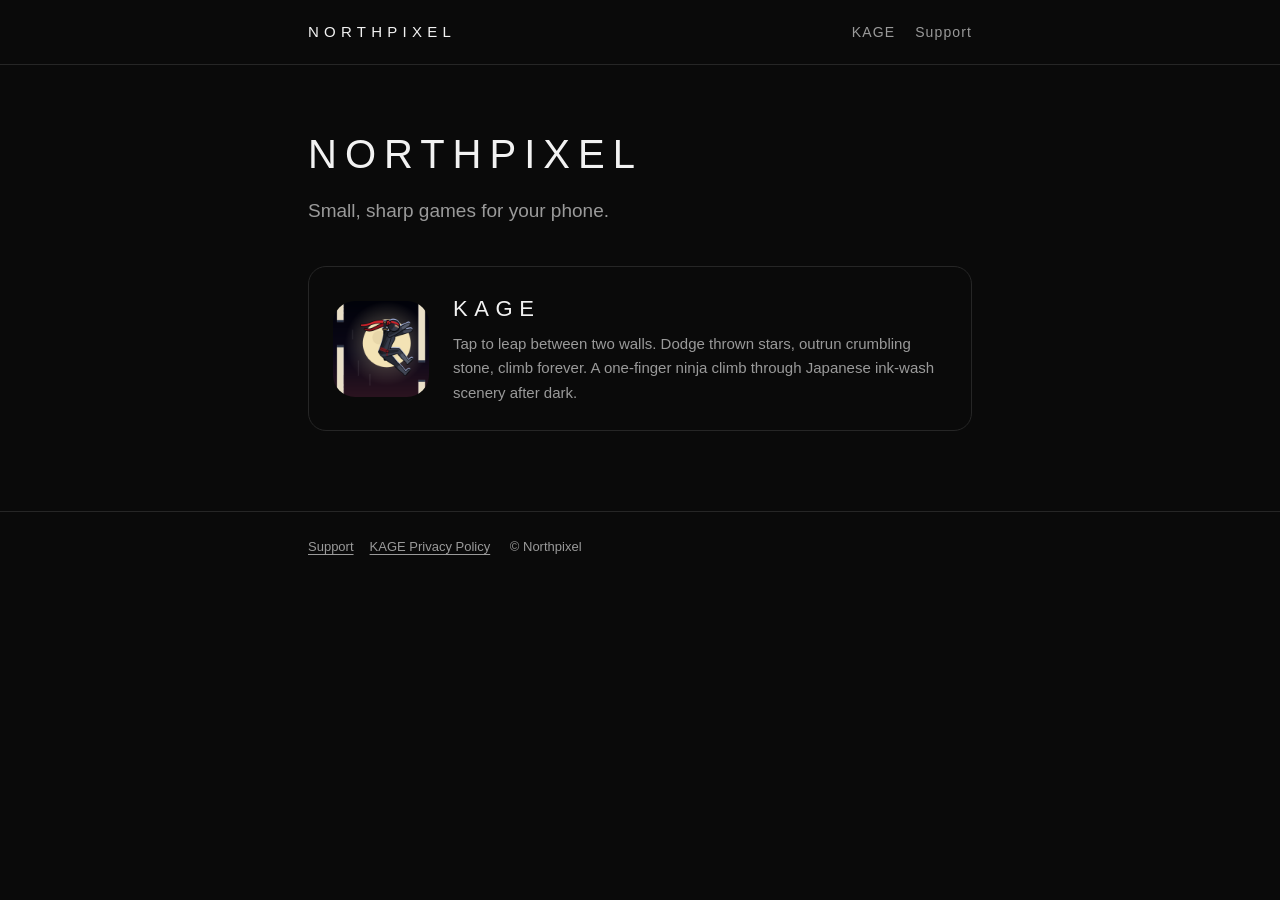
<file: index.html>
<!doctype html>
<html lang="en">
<head>
<meta charset="utf-8">
<meta name="viewport" content="width=device-width, initial-scale=1">
<title>Northpixel</title>
<meta name="description" content="Northpixel makes small, sharp mobile games.">
<link rel="stylesheet" href="style.css">
<link rel="icon" href="kage/icon.png">
</head>
<body>
<header><div class="wrap"><a class="logo" href="./">NORTHPIXEL</a><nav><a href="kage/">KAGE</a><a href="support.html">Support</a></nav></div></header>
<main><div class="wrap">
  <h1>NORTHPIXEL</h1>
  <p class="lead">Small, sharp games for your phone.</p>

  <a class="game" href="kage/">
    <img src="kage/icon.png" alt="KAGE app icon">
    <div>
      <h3>KAGE</h3>
      <p>Tap to leap between two walls. Dodge thrown stars, outrun crumbling stone, climb forever. A one-finger ninja climb through Japanese ink-wash scenery after dark.</p>
    </div>
  </a>
</div></main>
<footer><div class="wrap"><a href="support.html">Support</a><a href="kage/privacy.html">KAGE Privacy Policy</a> © Northpixel</div></footer>
</body>
</html>
</file>
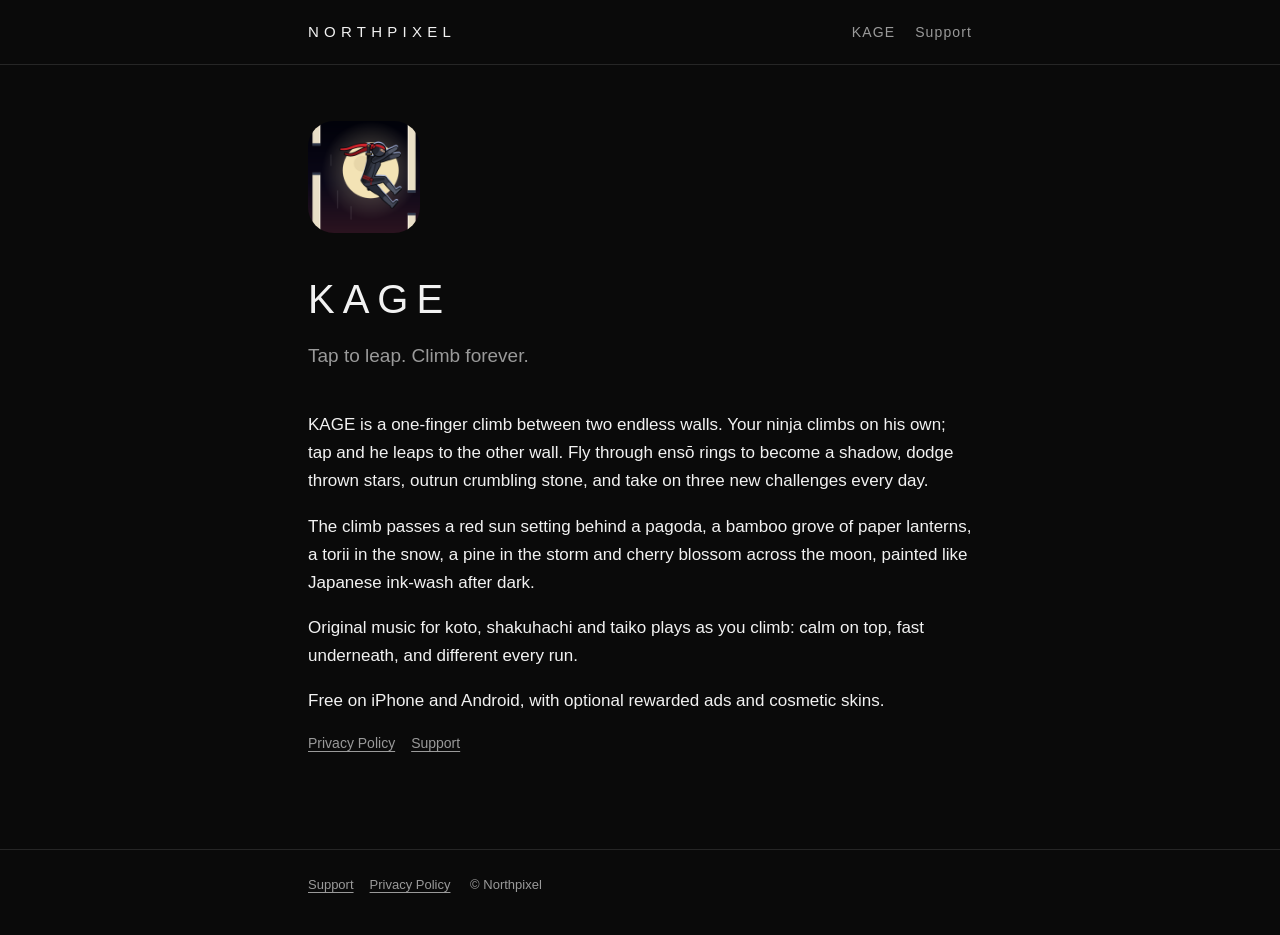
<file: kage/index.html>
<!doctype html>
<html lang="en">
<head>
<meta charset="utf-8">
<meta name="viewport" content="width=device-width, initial-scale=1">
<title>KAGE · Northpixel</title>
<meta name="description" content="KAGE: tap to leap between two walls. A one-finger ninja climb.">
<link rel="stylesheet" href="../style.css">
<link rel="icon" href="icon.png">
</head>
<body>
<header><div class="wrap"><a class="logo" href="../">NORTHPIXEL</a><nav><a href="./">KAGE</a><a href="../support.html">Support</a></nav></div></header>
<main><div class="wrap">
  <img src="icon.png" alt="KAGE app icon" width="112" height="112" style="border-radius:26px">
  <h1 style="margin-top:24px">KAGE</h1>
  <p class="lead">Tap to leap. Climb forever.</p>
  <p>KAGE is a one-finger climb between two endless walls. Your ninja climbs on his own; tap and he leaps to the other wall. Fly through ensō rings to become a shadow, dodge thrown stars, outrun crumbling stone, and take on three new challenges every day.</p>
  <p>The climb passes a red sun setting behind a pagoda, a bamboo grove of paper lanterns, a torii in the snow, a pine in the storm and cherry blossom across the moon, painted like Japanese ink-wash after dark.</p>
  <p>Original music for koto, shakuhachi and taiko plays as you climb: calm on top, fast underneath, and different every run.</p>
  <p>Free on iPhone and Android, with optional rewarded ads and cosmetic skins.</p>
  <p class="links"><a href="privacy.html">Privacy Policy</a><a href="../support.html">Support</a></p>
</div></main>
<footer><div class="wrap"><a href="../support.html">Support</a><a href="privacy.html">Privacy Policy</a> © Northpixel</div></footer>
</body>
</html>
</file>
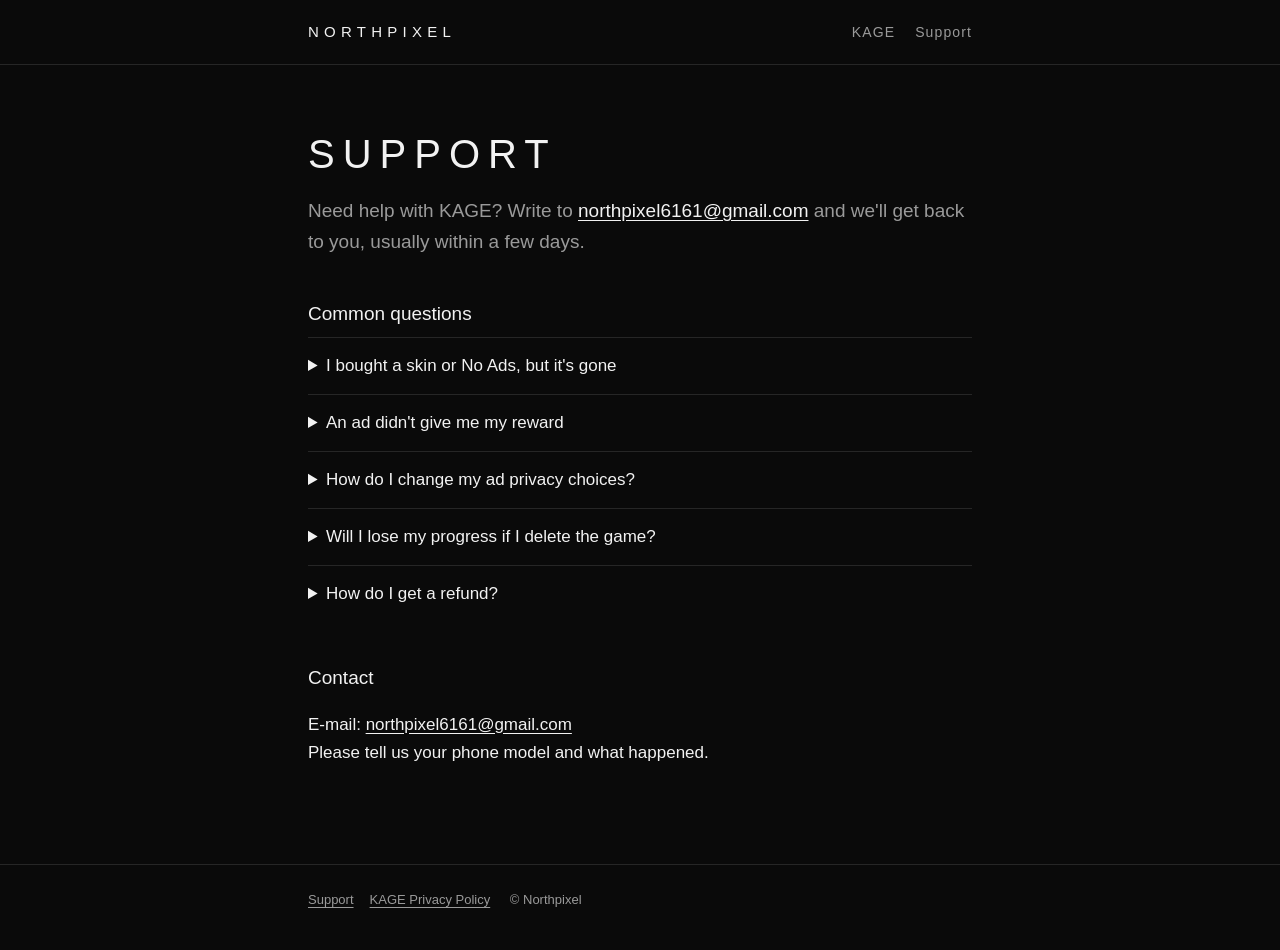
<file: support.html>
<!doctype html>
<html lang="en">
<head>
<meta charset="utf-8">
<meta name="viewport" content="width=device-width, initial-scale=1">
<title>Support · Northpixel</title>
<link rel="stylesheet" href="style.css">
<link rel="icon" href="kage/icon.png">
</head>
<body>
<header><div class="wrap"><a class="logo" href="./">NORTHPIXEL</a><nav><a href="kage/">KAGE</a><a href="support.html">Support</a></nav></div></header>
<main><div class="wrap">
  <h1>SUPPORT</h1>
  <p class="lead">Need help with KAGE? Write to <a href="mailto:northpixel6161@gmail.com">northpixel6161@gmail.com</a> and we'll get back to you, usually within a few days.</p>

  <h2>Common questions</h2>
  <details><summary>I bought a skin or No Ads, but it's gone</summary>
    <p>Open the skin shop and tap <strong>RESTORE</strong> (top right). Make sure you are signed in to the same Apple ID or Google account you bought with. Purchases also come back on their own when you install KAGE on a new phone.</p></details>
  <details><summary>An ad didn't give me my reward</summary>
    <p>The reward is given only when an ad is watched to the end. If no ad is available (for example with no internet connection), the game says "No ad ready right now"; try again in a moment.</p></details>
  <details><summary>How do I change my ad privacy choices?</summary>
    <p>In Europe, tap <strong>PRIVACY SETTINGS</strong> on the start screen. On iPhone you can also change tracking in Settings › Privacy &amp; Security › Tracking. See the <a href="kage/privacy.html">Privacy Policy</a>.</p></details>
  <details><summary>Will I lose my progress if I delete the game?</summary>
    <p>Your progress (best height, shadows, skins) is stored only on your phone, so deleting the app deletes it. Bought items come back with RESTORE.</p></details>
  <details><summary>How do I get a refund?</summary>
    <p>Purchases are handled by the App Store or Google Play. Request a refund at reportaproblem.apple.com (iPhone) or in your Google Play order history (Android).</p></details>

  <h2>Contact</h2>
  <p>E-mail: <a href="mailto:northpixel6161@gmail.com">northpixel6161@gmail.com</a><br>Please tell us your phone model and what happened.</p>
</div></main>
<footer><div class="wrap"><a href="support.html">Support</a><a href="kage/privacy.html">KAGE Privacy Policy</a> © Northpixel</div></footer>
</body>
</html>
</file>
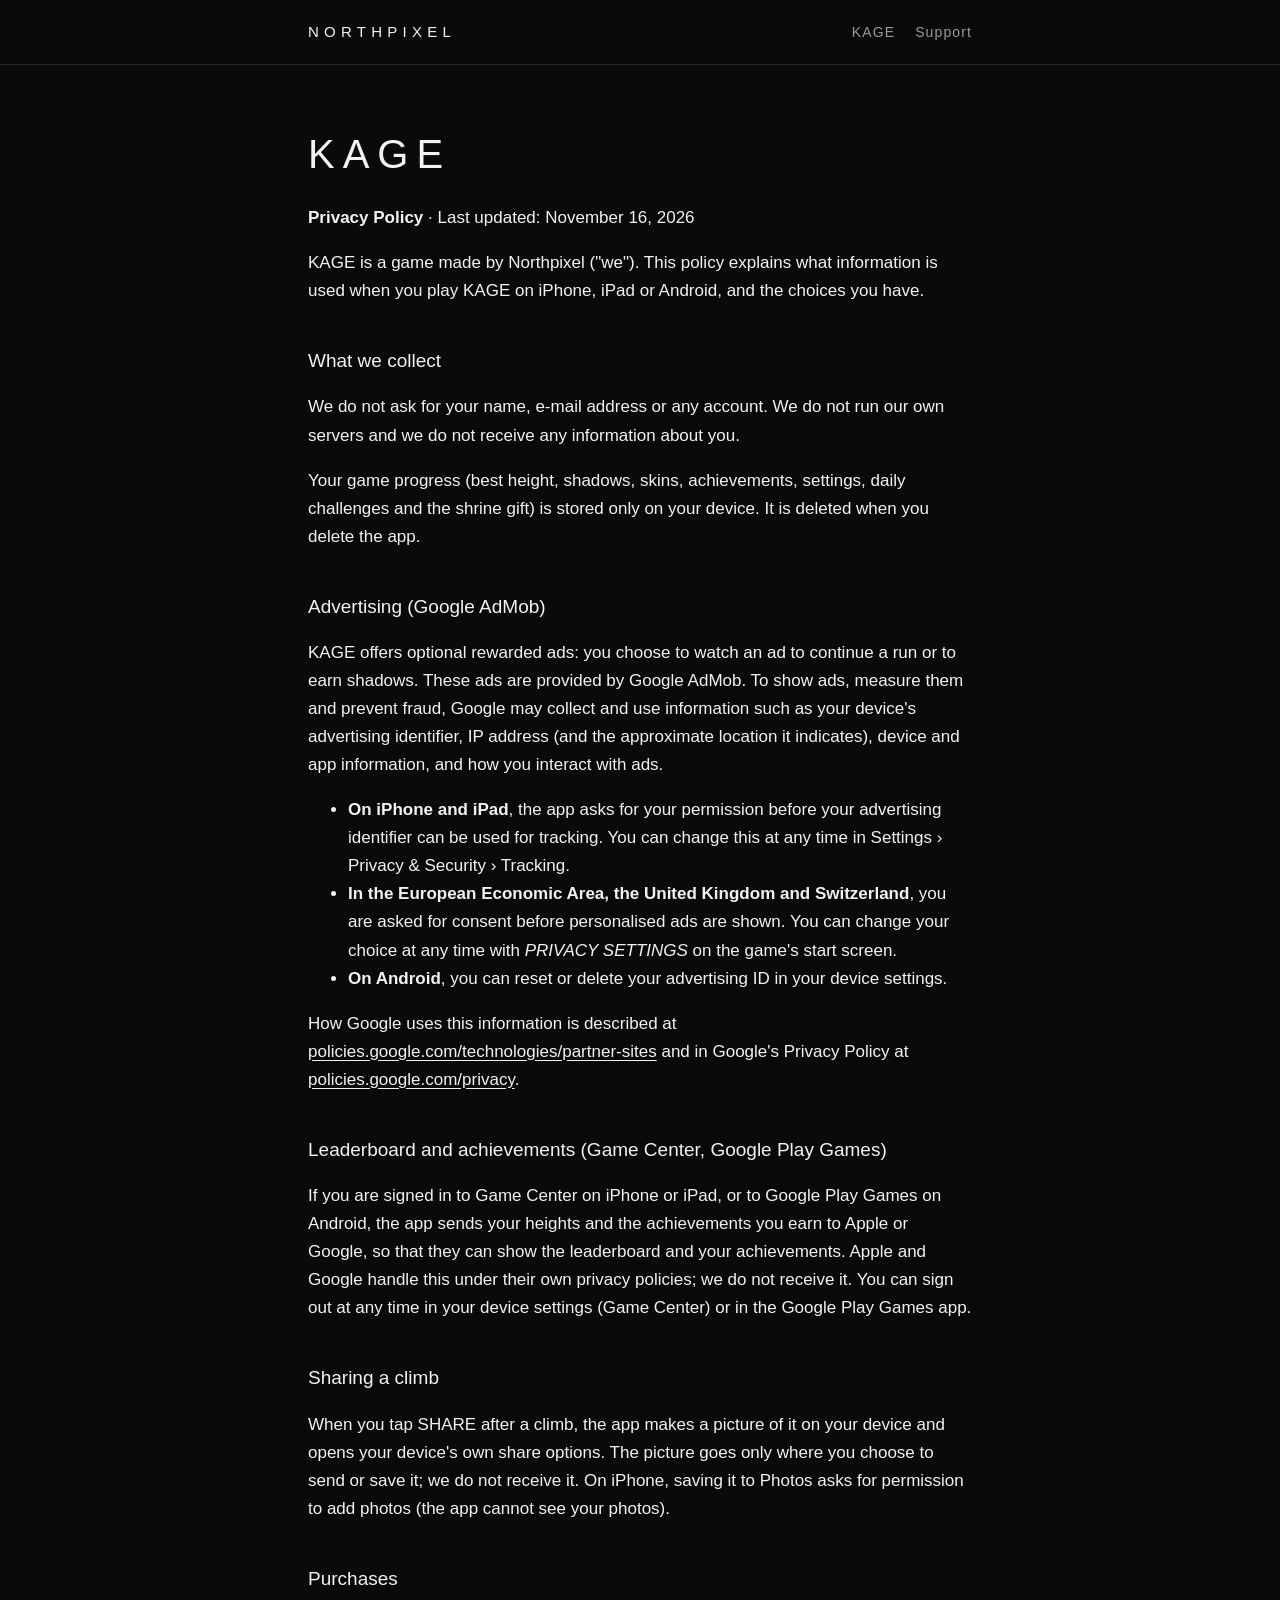
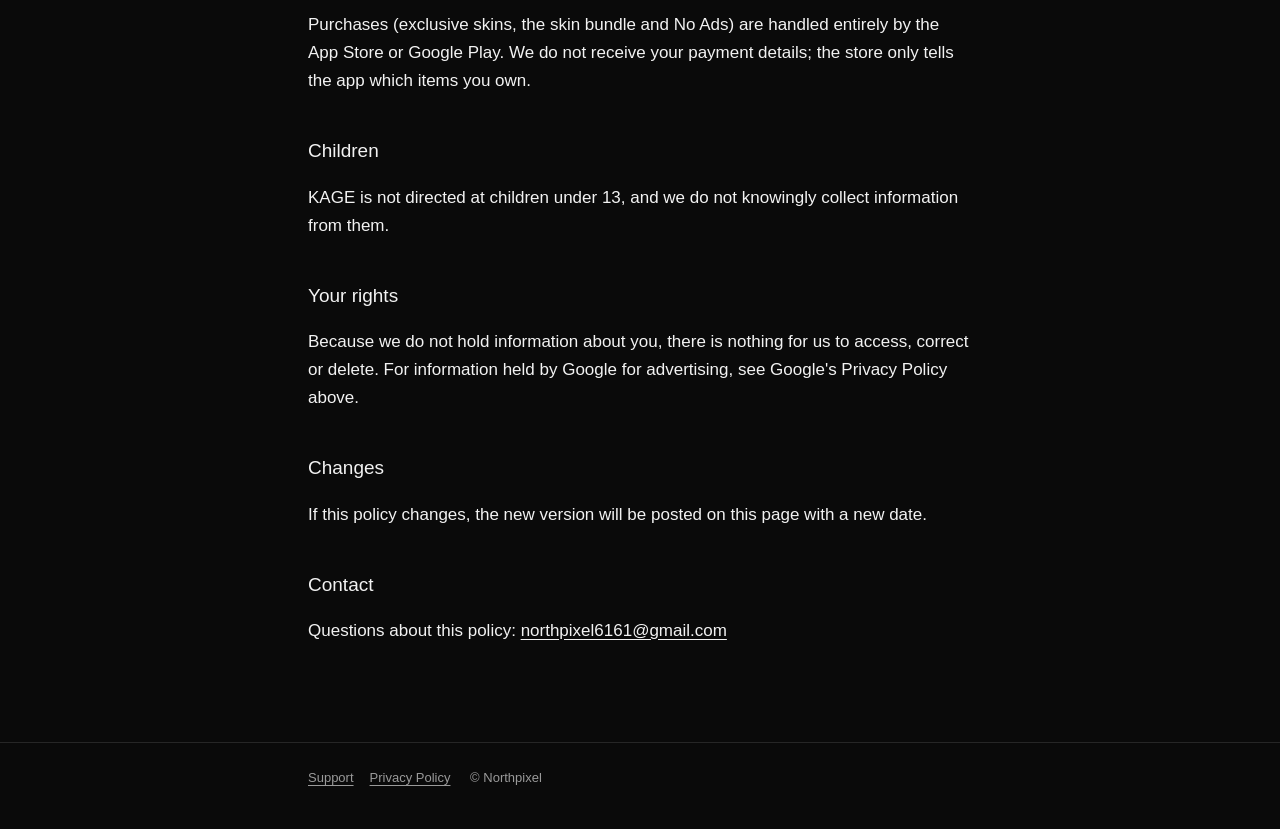
<file: kage/privacy.html>
<!doctype html>
<html lang="en">
<head>
<meta charset="utf-8">
<meta name="viewport" content="width=device-width, initial-scale=1">
<title>KAGE Privacy Policy · Northpixel</title>
<link rel="stylesheet" href="../style.css">
<link rel="icon" href="icon.png">
</head>
<body>
<header><div class="wrap"><a class="logo" href="../">NORTHPIXEL</a><nav><a href="./">KAGE</a><a href="../support.html">Support</a></nav></div></header>
<main><div class="wrap">
<h1>KAGE</h1>
<p><strong>Privacy Policy</strong> · Last updated: November 16, 2026</p>

<p>KAGE is a game made by Northpixel ("we"). This policy explains what
information is used when you play KAGE on iPhone, iPad or Android, and the choices you have.</p>

<h2>What we collect</h2>
<p>We do not ask for your name, e-mail address or any account. We do not run our own servers
and we do not receive any information about you.</p>
<p>Your game progress (best height, shadows, skins, achievements, settings, daily challenges and the shrine gift) is stored only
on your device. It is deleted when you delete the app.</p>

<h2>Advertising (Google AdMob)</h2>
<p>KAGE offers optional rewarded ads: you choose to watch an ad to continue a run or to earn shadows.
These ads are provided by Google AdMob. To show ads, measure them and prevent fraud, Google may collect
and use information such as your device's advertising identifier, IP address (and the approximate
location it indicates), device and app information, and how you interact with ads.</p>
<ul>
  <li><strong>On iPhone and iPad</strong>, the app asks for your permission before your advertising
  identifier can be used for tracking. You can change this at any time in Settings › Privacy &amp;
  Security › Tracking.</li>
  <li><strong>In the European Economic Area, the United Kingdom and Switzerland</strong>, you are asked
  for consent before personalised ads are shown. You can change your choice at any time with
  <em>PRIVACY SETTINGS</em> on the game's start screen.</li>
  <li><strong>On Android</strong>, you can reset or delete your advertising ID in your device settings.</li>
</ul>
<p>How Google uses this information is described at
<a href="https://policies.google.com/technologies/partner-sites">policies.google.com/technologies/partner-sites</a>
and in Google's Privacy Policy at <a href="https://policies.google.com/privacy">policies.google.com/privacy</a>.</p>

<h2>Leaderboard and achievements (Game Center, Google Play Games)</h2>
<p>If you are signed in to Game Center on iPhone or iPad, or to Google Play Games on Android, the app sends
your heights and the achievements you earn to Apple or Google, so that they can show the leaderboard and your
achievements. Apple and Google handle this under their own privacy policies; we do not receive it. You can sign
out at any time in your device settings (Game Center) or in the Google Play Games app.</p>

<h2>Sharing a climb</h2>
<p>When you tap SHARE after a climb, the app makes a picture of it on your device and opens your device's own
share options. The picture goes only where you choose to send or save it; we do not receive it. On iPhone, saving
it to Photos asks for permission to add photos (the app cannot see your photos).</p>

<h2>Purchases</h2>
<p>Purchases (exclusive skins, the skin bundle and No Ads) are handled entirely by the App Store or
Google Play. We do not receive your payment details; the store only tells the app which items you own.</p>

<h2>Children</h2>
<p>KAGE is not directed at children under 13, and we do not knowingly collect information from them.</p>

<h2>Your rights</h2>
<p>Because we do not hold information about you, there is nothing for us to access, correct or delete.
For information held by Google for advertising, see Google's Privacy Policy above.</p>

<h2>Changes</h2>
<p>If this policy changes, the new version will be posted on this page with a new date.</p>

<h2>Contact</h2>
<p>Questions about this policy: <a href="mailto:northpixel6161@gmail.com">northpixel6161@gmail.com</a></p>
</div></main>
<footer><div class="wrap"><a href="../support.html">Support</a><a href="privacy.html">Privacy Policy</a> © Northpixel</div></footer>
</body>
</html>
</file>
<file: style.css>
:root { --bg: #0a0a0a; --fg: #f2f2f2; --dim: #9a9a9a; --line: #262626; --red: #d3242c; }
* { box-sizing: border-box; }
html { background: var(--bg); }
body { margin: 0; color: var(--fg); background: var(--bg); font: 17px/1.65 -apple-system, BlinkMacSystemFont, "Segoe UI", Roboto, Arial, sans-serif; }
a { color: var(--fg); text-underline-offset: 3px; }
a:hover { color: var(--red); }
.wrap { max-width: 44rem; margin: 0 auto; padding: 0 20px; }
header { border-bottom: 1px solid var(--line); }
header .wrap { display: flex; align-items: center; justify-content: space-between; height: 64px; }
.logo { font-weight: 300; letter-spacing: .35em; text-decoration: none; font-size: 15px; }
nav a { color: var(--dim); text-decoration: none; margin-left: 20px; font-size: 14px; letter-spacing: .08em; }
nav a:hover { color: var(--fg); }
main { padding: 56px 0 80px; }
h1 { font-weight: 200; letter-spacing: .2em; font-size: 40px; margin: 0 0 8px; }
h2 { font-weight: 400; font-size: 19px; margin: 40px 0 8px; }
.lead { color: var(--dim); font-size: 19px; margin: 0 0 40px; }
.game { display: flex; gap: 24px; align-items: center; padding: 24px; border: 1px solid var(--line); border-radius: 18px; text-decoration: none; }
.game img { width: 96px; height: 96px; border-radius: 22px; flex: none; }
.game h3 { margin: 0 0 4px; font-weight: 300; letter-spacing: .3em; font-size: 22px; }
.game p { margin: 0; color: var(--dim); font-size: 15px; }
.links { margin-top: 12px; font-size: 14px; }
.links a { color: var(--dim); margin-right: 16px; }
.fill { background: #ffe58a; color: #000; padding: 0 .25em; border-radius: 3px; }
details { border-top: 1px solid var(--line); padding: 14px 0; }
summary { cursor: pointer; font-weight: 500; }
details p { color: #cfcfcf; margin: 10px 0 0; }
footer { border-top: 1px solid var(--line); color: var(--dim); font-size: 13px; padding: 24px 0 40px; }
footer a { color: var(--dim); margin-right: 16px; }
@media (max-width: 520px) { .game { flex-direction: column; align-items: flex-start; } h1 { font-size: 32px; } nav a { margin-left: 14px; } }
</file>
